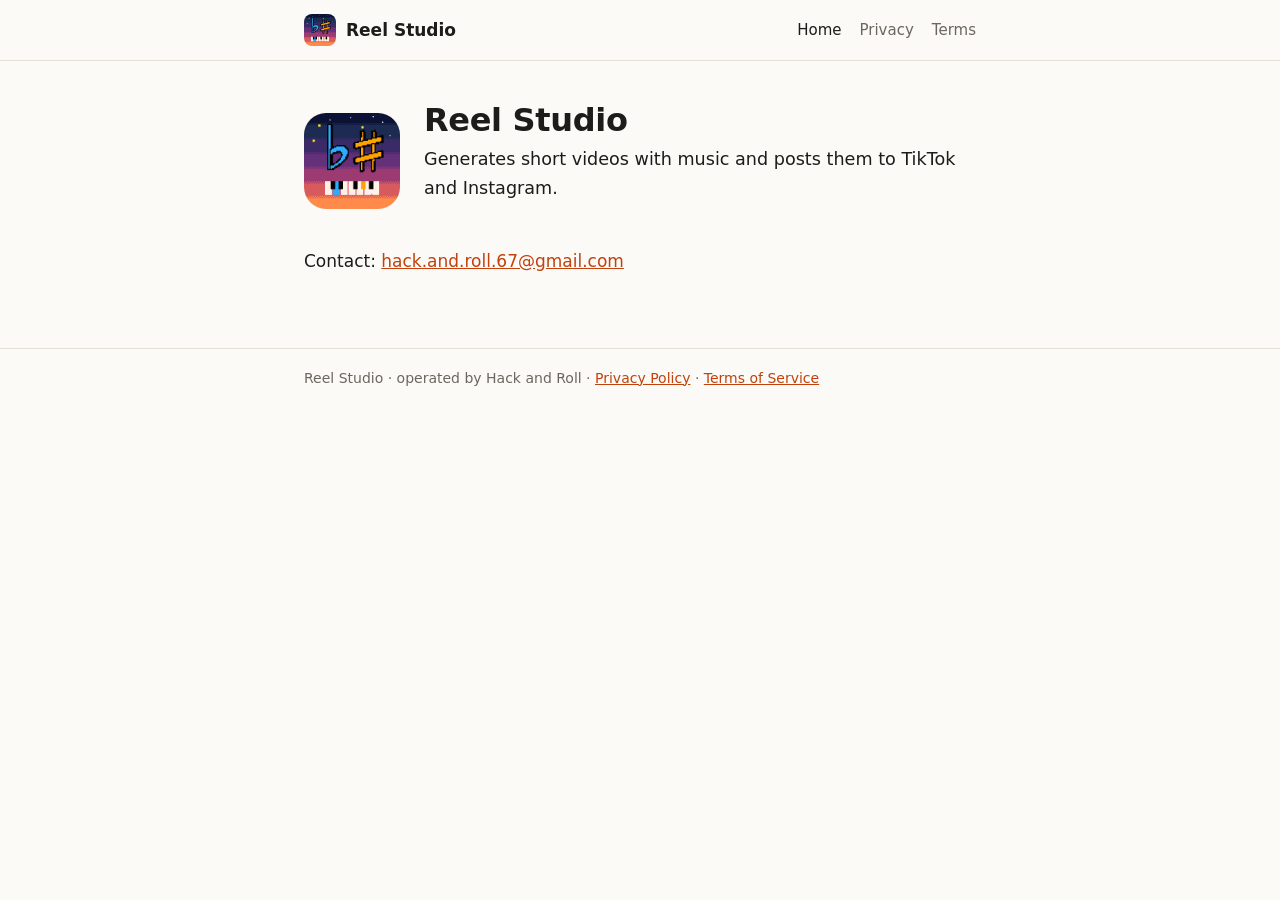
<file: index.html>
<!doctype html>
<html lang="en">
<head>
  <meta charset="utf-8">
  <meta name="viewport" content="width=device-width, initial-scale=1">
  <meta name="robots" content="noindex">
  <title>Reel Studio</title>
  <meta name="description" content="Reel Studio generates short videos with music and posts them to TikTok and Instagram.">
  <link rel="icon" href="/icon.png">
  <link rel="stylesheet" href="/style.css">
</head>
<body>
  <header>
    <div class="wrap">
      <a class="brand" href="/"><img src="/icon.png" alt="">Reel Studio</a>
      <nav>
        <a href="/" aria-current="page">Home</a>
        <a href="/privacy/">Privacy</a>
        <a href="/terms/">Terms</a>
      </nav>
    </div>
  </header>

  <main>
    <div class="wrap">
      <div class="hero">
        <img src="/icon.png" alt="Reel Studio icon">
        <div>
          <h1>Reel Studio</h1>
          <p class="lead">Generates short videos with music and posts them to TikTok and Instagram.</p>
        </div>
      </div>

      <p>Contact: <a href="mailto:hack.and.roll.67@gmail.com">hack.and.roll.67@gmail.com</a></p>
    </div>
  </main>

  <footer>
    <div class="wrap">Reel Studio · operated by Hack and Roll · <a href="/privacy/">Privacy Policy</a> · <a href="/terms/">Terms of Service</a></div>
  </footer>
</body>
</html>
</file>
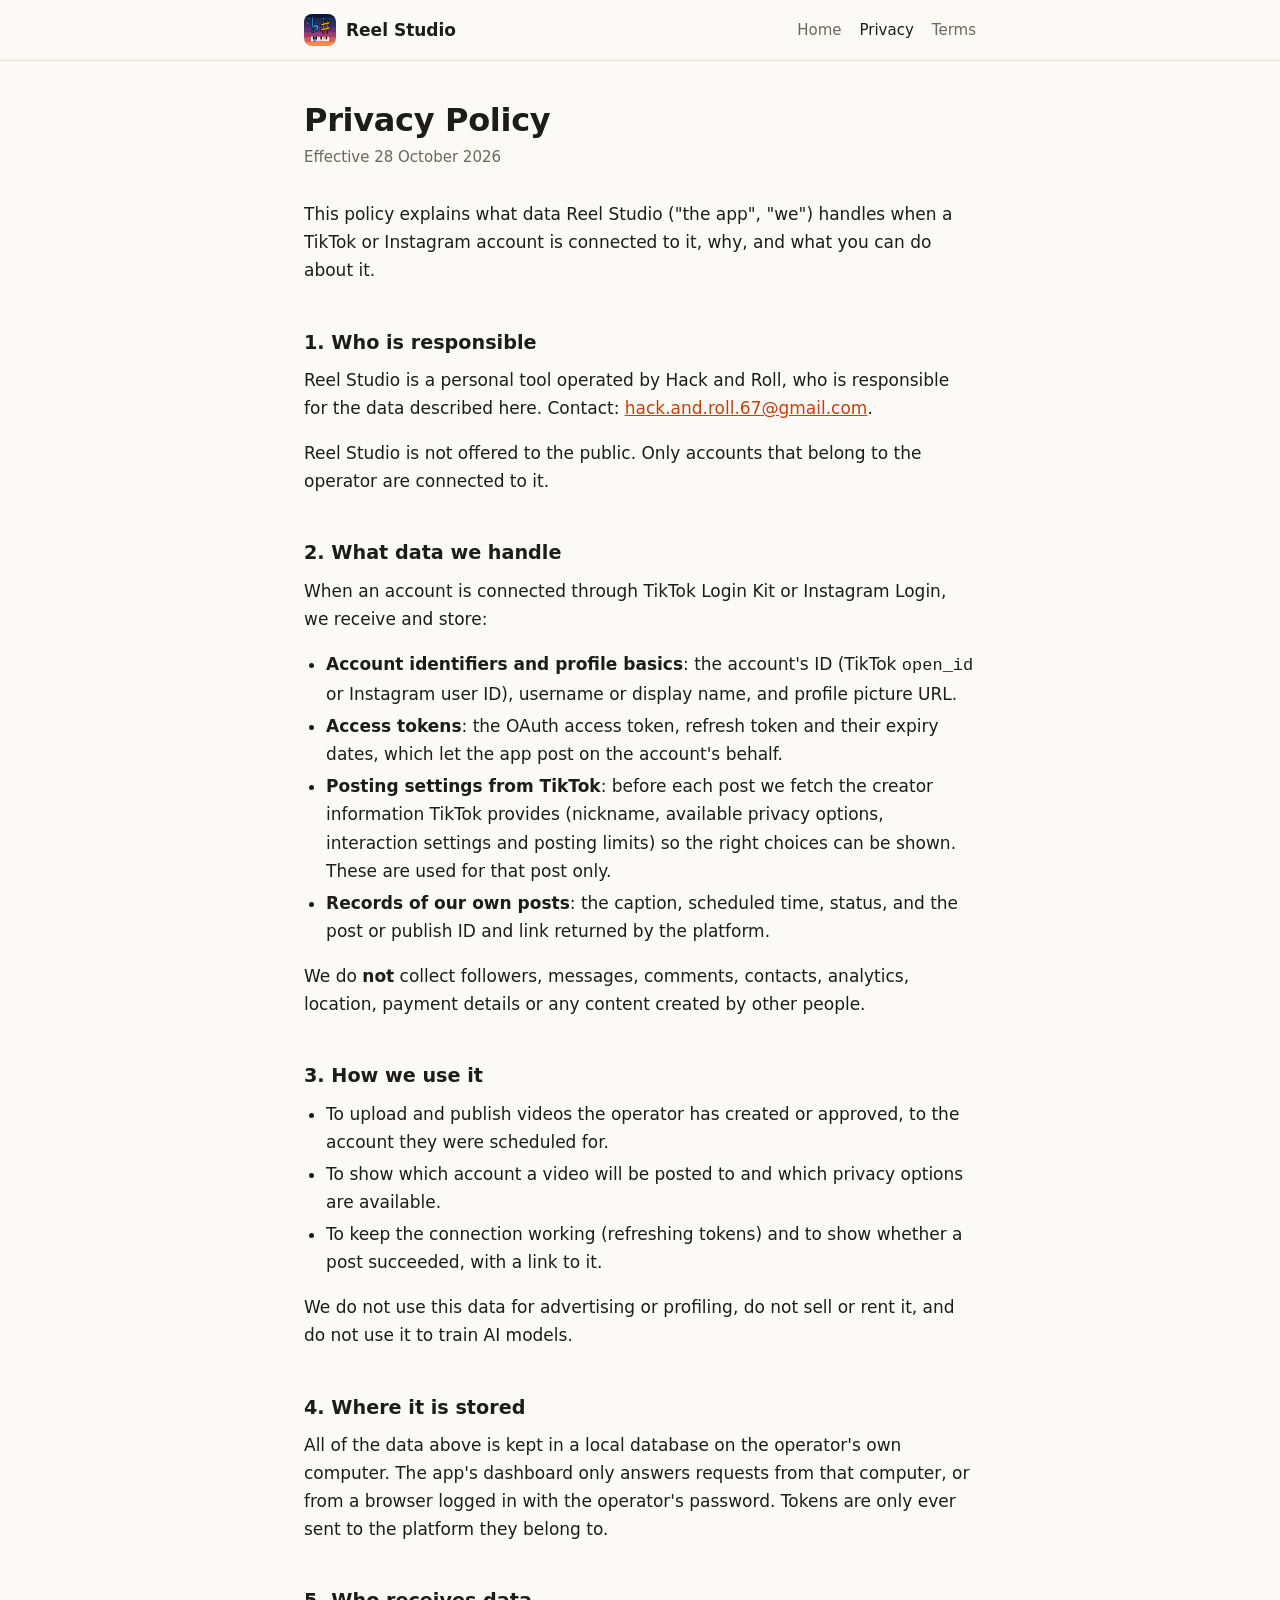
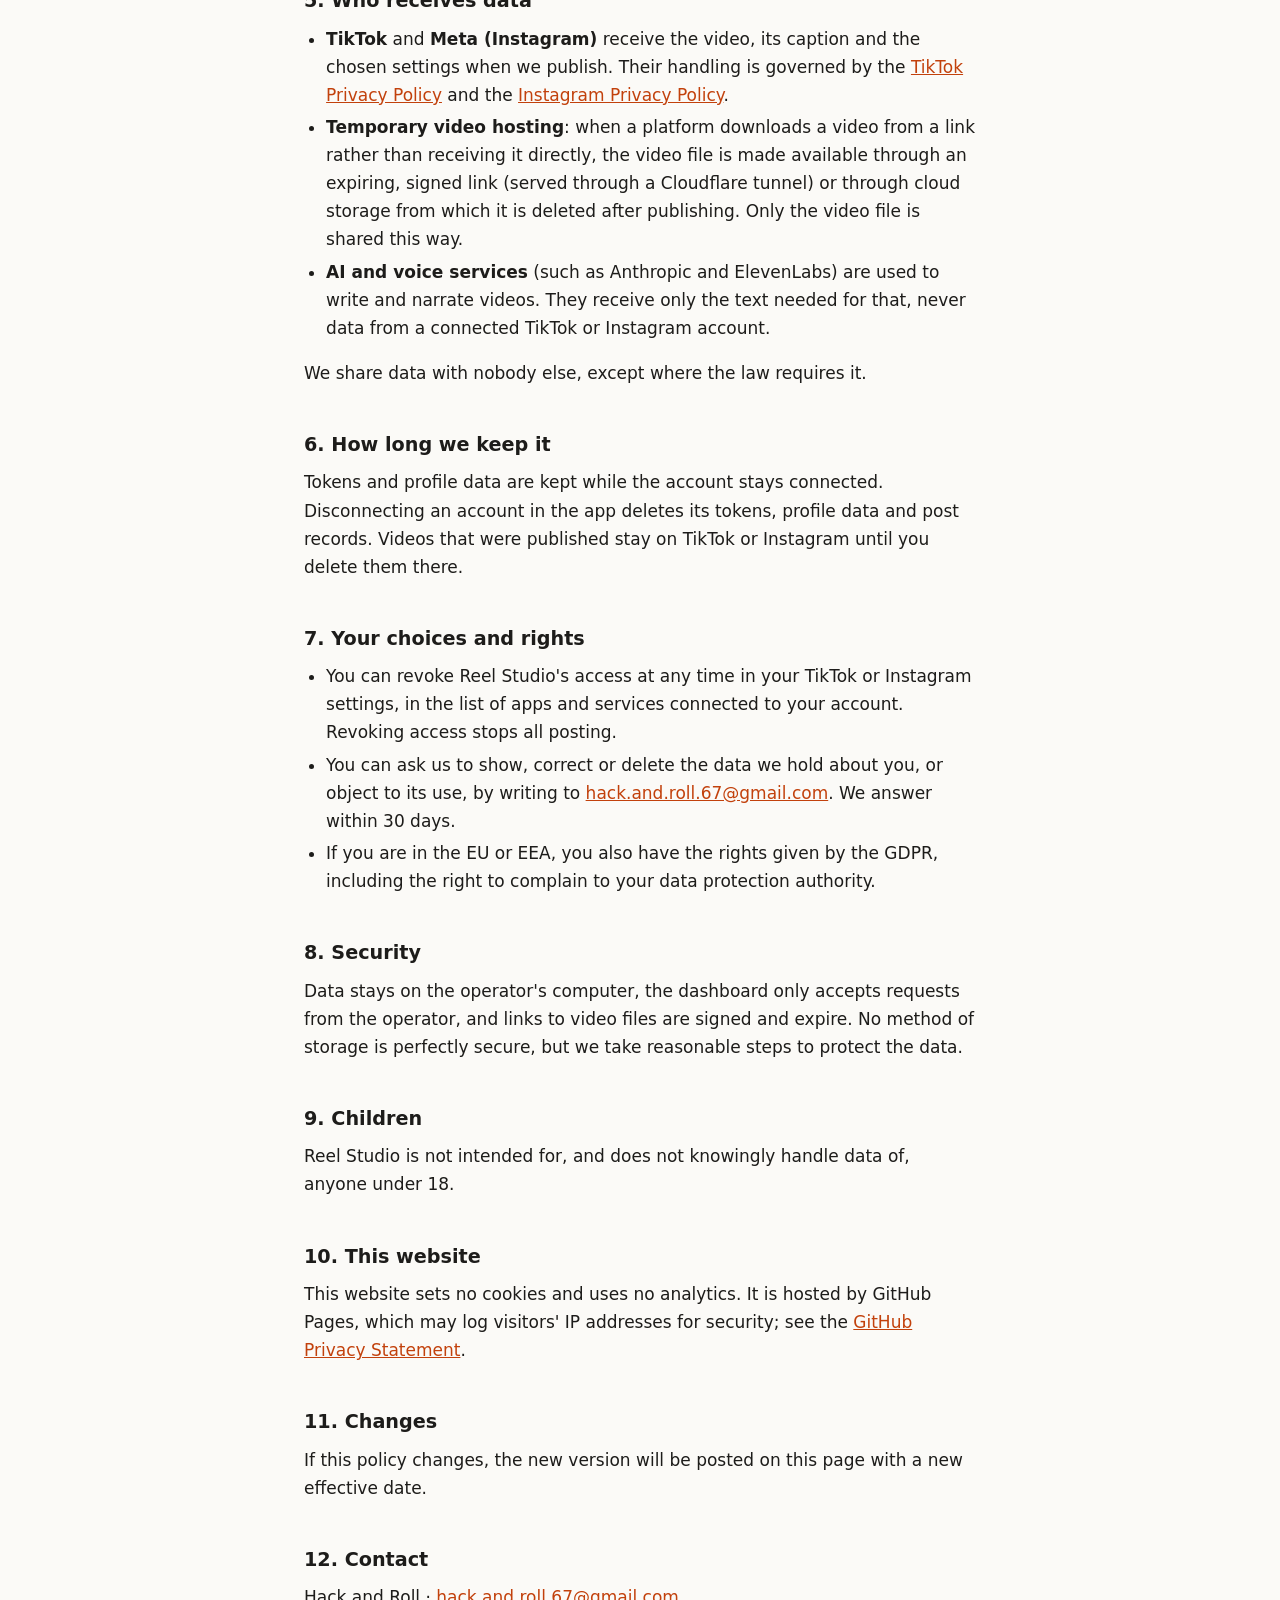
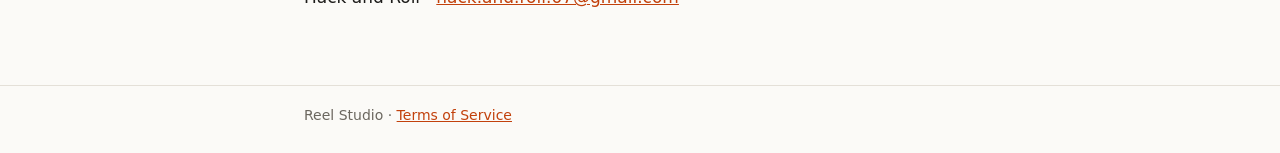
<file: privacy/index.html>
<!doctype html>
<html lang="en">
<head>
  <meta charset="utf-8">
  <meta name="viewport" content="width=device-width, initial-scale=1">
  <meta name="robots" content="noindex">
  <title>Privacy Policy · Reel Studio</title>
  <meta name="description" content="How Reel Studio handles data from connected TikTok and Instagram accounts.">
  <link rel="icon" href="/icon.png">
  <link rel="stylesheet" href="/style.css">
</head>
<body>
  <header>
    <div class="wrap">
      <a class="brand" href="/"><img src="/icon.png" alt="">Reel Studio</a>
      <nav>
        <a href="/">Home</a>
        <a href="/privacy/" aria-current="page">Privacy</a>
        <a href="/terms/">Terms</a>
      </nav>
    </div>
  </header>

  <main>
    <div class="wrap">
      <h1>Privacy Policy</h1>
      <p class="meta">Effective 28 October 2026</p>

      <p>This policy explains what data Reel Studio ("the app", "we") handles when a TikTok or Instagram account is connected to it, why, and what you can do about it.</p>

      <h2>1. Who is responsible</h2>
      <p>Reel Studio is a personal tool operated by Hack and Roll, who is responsible for the data described here. Contact: <a href="mailto:hack.and.roll.67@gmail.com">hack.and.roll.67@gmail.com</a>.</p>
      <p>Reel Studio is not offered to the public. Only accounts that belong to the operator are connected to it.</p>

      <h2>2. What data we handle</h2>
      <p>When an account is connected through TikTok Login Kit or Instagram Login, we receive and store:</p>
      <ul>
        <li><strong>Account identifiers and profile basics</strong>: the account's ID (TikTok <code>open_id</code> or Instagram user ID), username or display name, and profile picture URL.</li>
        <li><strong>Access tokens</strong>: the OAuth access token, refresh token and their expiry dates, which let the app post on the account's behalf.</li>
        <li><strong>Posting settings from TikTok</strong>: before each post we fetch the creator information TikTok provides (nickname, available privacy options, interaction settings and posting limits) so the right choices can be shown. These are used for that post only.</li>
        <li><strong>Records of our own posts</strong>: the caption, scheduled time, status, and the post or publish ID and link returned by the platform.</li>
      </ul>
      <p>We do <strong>not</strong> collect followers, messages, comments, contacts, analytics, location, payment details or any content created by other people.</p>

      <h2>3. How we use it</h2>
      <ul>
        <li>To upload and publish videos the operator has created or approved, to the account they were scheduled for.</li>
        <li>To show which account a video will be posted to and which privacy options are available.</li>
        <li>To keep the connection working (refreshing tokens) and to show whether a post succeeded, with a link to it.</li>
      </ul>
      <p>We do not use this data for advertising or profiling, do not sell or rent it, and do not use it to train AI models.</p>

      <h2>4. Where it is stored</h2>
      <p>All of the data above is kept in a local database on the operator's own computer. The app's dashboard only answers requests from that computer, or from a browser logged in with the operator's password. Tokens are only ever sent to the platform they belong to.</p>

      <h2>5. Who receives data</h2>
      <ul>
        <li><strong>TikTok</strong> and <strong>Meta (Instagram)</strong> receive the video, its caption and the chosen settings when we publish. Their handling is governed by the <a href="https://www.tiktok.com/legal/privacy-policy">TikTok Privacy Policy</a> and the <a href="https://privacycenter.instagram.com/policy">Instagram Privacy Policy</a>.</li>
        <li><strong>Temporary video hosting</strong>: when a platform downloads a video from a link rather than receiving it directly, the video file is made available through an expiring, signed link (served through a Cloudflare tunnel) or through cloud storage from which it is deleted after publishing. Only the video file is shared this way.</li>
        <li><strong>AI and voice services</strong> (such as Anthropic and ElevenLabs) are used to write and narrate videos. They receive only the text needed for that, never data from a connected TikTok or Instagram account.</li>
      </ul>
      <p>We share data with nobody else, except where the law requires it.</p>

      <h2>6. How long we keep it</h2>
      <p>Tokens and profile data are kept while the account stays connected. Disconnecting an account in the app deletes its tokens, profile data and post records. Videos that were published stay on TikTok or Instagram until you delete them there.</p>

      <h2>7. Your choices and rights</h2>
      <ul>
        <li>You can revoke Reel Studio's access at any time in your TikTok or Instagram settings, in the list of apps and services connected to your account. Revoking access stops all posting.</li>
        <li>You can ask us to show, correct or delete the data we hold about you, or object to its use, by writing to <a href="mailto:hack.and.roll.67@gmail.com">hack.and.roll.67@gmail.com</a>. We answer within 30 days.</li>
        <li>If you are in the EU or EEA, you also have the rights given by the GDPR, including the right to complain to your data protection authority.</li>
      </ul>

      <h2>8. Security</h2>
      <p>Data stays on the operator's computer, the dashboard only accepts requests from the operator, and links to video files are signed and expire. No method of storage is perfectly secure, but we take reasonable steps to protect the data.</p>

      <h2>9. Children</h2>
      <p>Reel Studio is not intended for, and does not knowingly handle data of, anyone under 18.</p>

      <h2>10. This website</h2>
      <p>This website sets no cookies and uses no analytics. It is hosted by GitHub Pages, which may log visitors' IP addresses for security; see the <a href="https://docs.github.com/en/site-policy/privacy-policies/github-general-privacy-statement">GitHub Privacy Statement</a>.</p>

      <h2>11. Changes</h2>
      <p>If this policy changes, the new version will be posted on this page with a new effective date.</p>

      <h2>12. Contact</h2>
      <p>Hack and Roll · <a href="mailto:hack.and.roll.67@gmail.com">hack.and.roll.67@gmail.com</a></p>
    </div>
  </main>

  <footer>
    <div class="wrap">Reel Studio · <a href="/terms/">Terms of Service</a></div>
  </footer>
</body>
</html>
</file>
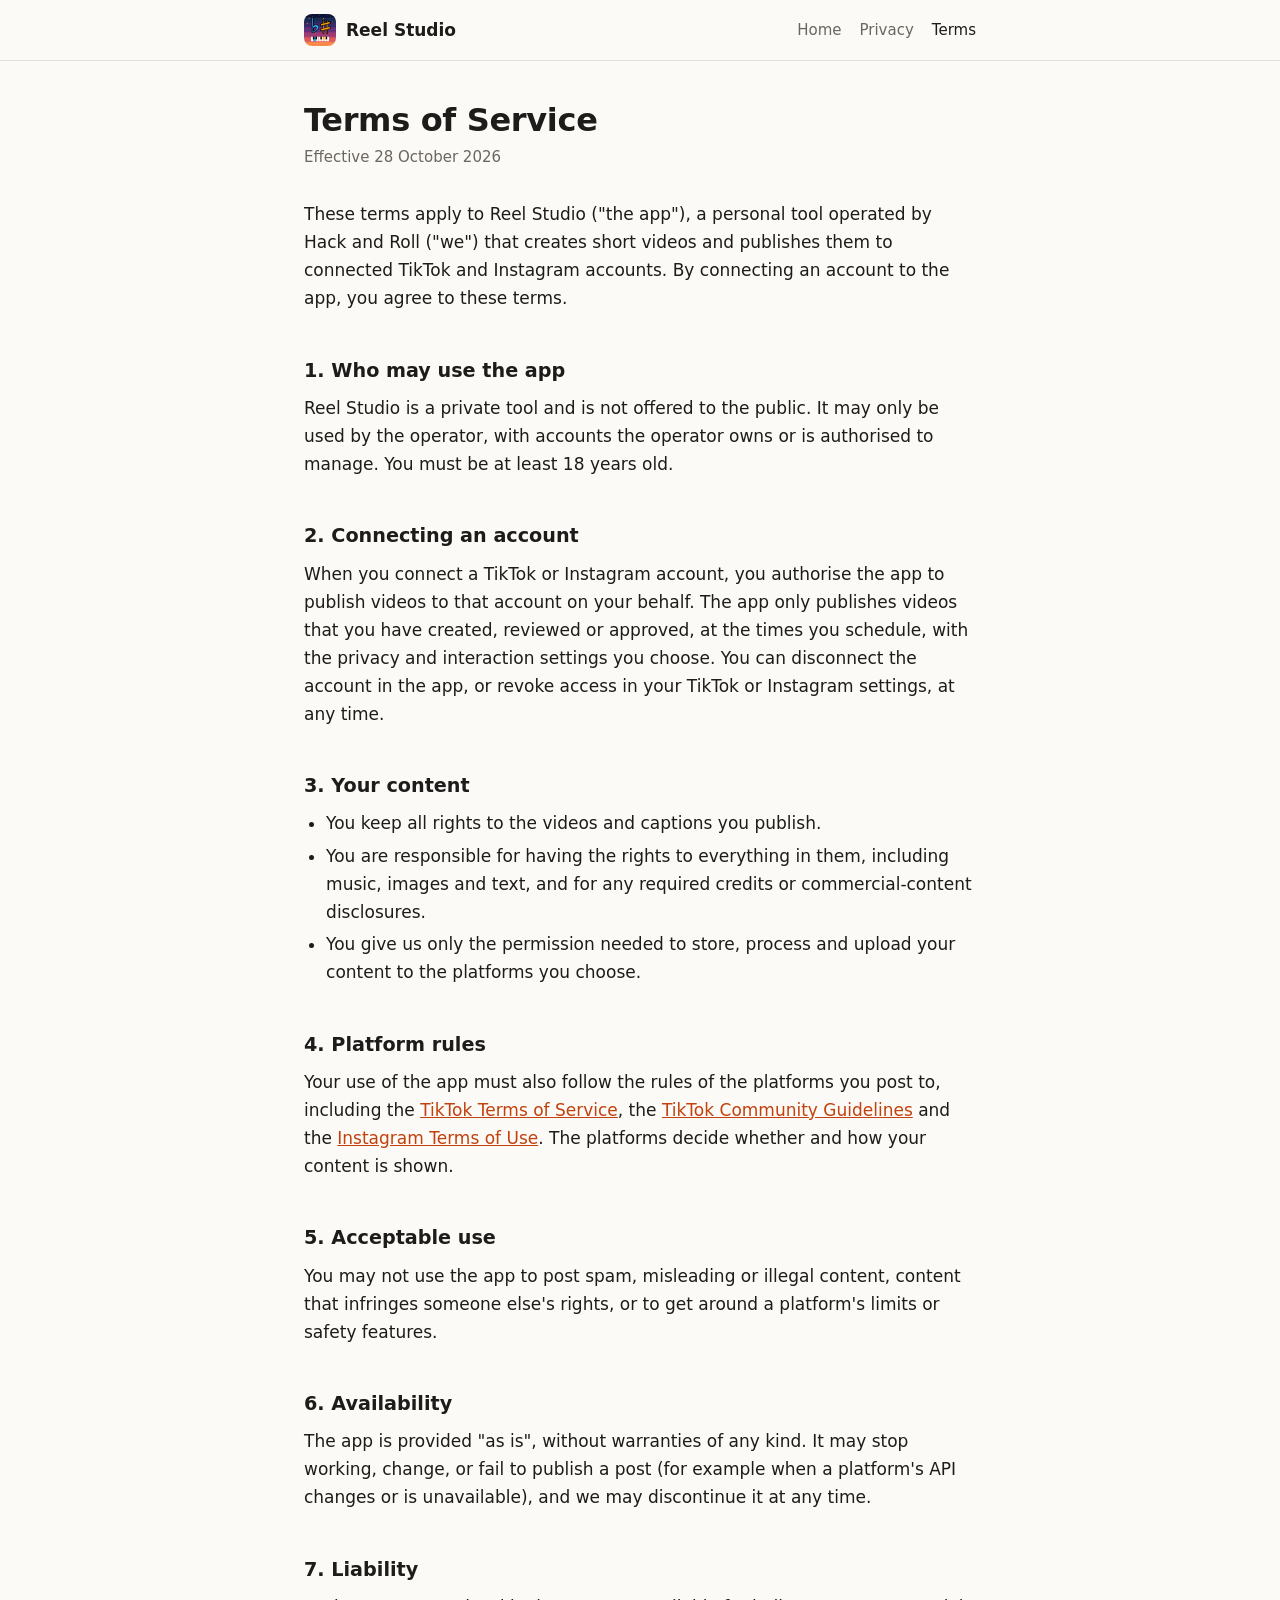
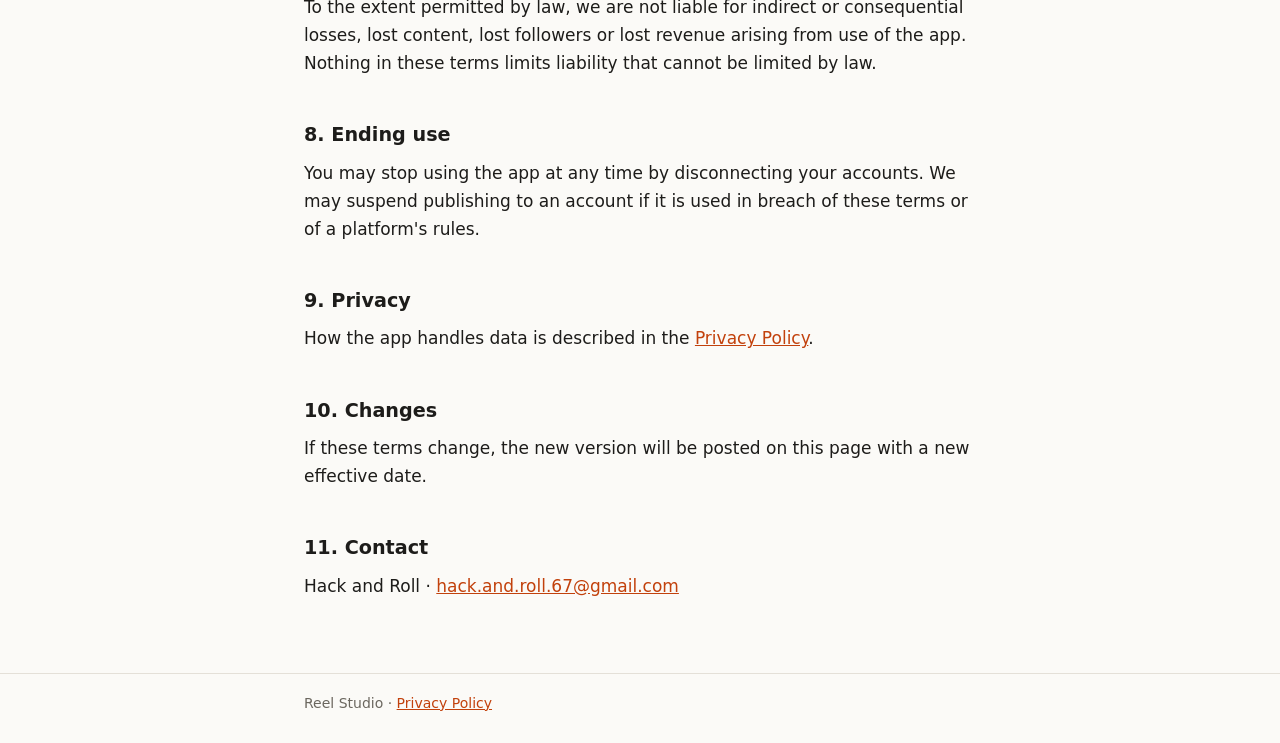
<file: terms/index.html>
<!doctype html>
<html lang="en">
<head>
  <meta charset="utf-8">
  <meta name="viewport" content="width=device-width, initial-scale=1">
  <meta name="robots" content="noindex">
  <title>Terms of Service · Reel Studio</title>
  <meta name="description" content="Terms for using Reel Studio with TikTok and Instagram accounts.">
  <link rel="icon" href="/icon.png">
  <link rel="stylesheet" href="/style.css">
</head>
<body>
  <header>
    <div class="wrap">
      <a class="brand" href="/"><img src="/icon.png" alt="">Reel Studio</a>
      <nav>
        <a href="/">Home</a>
        <a href="/privacy/">Privacy</a>
        <a href="/terms/" aria-current="page">Terms</a>
      </nav>
    </div>
  </header>

  <main>
    <div class="wrap">
      <h1>Terms of Service</h1>
      <p class="meta">Effective 28 October 2026</p>

      <p>These terms apply to Reel Studio ("the app"), a personal tool operated by Hack and Roll ("we") that creates short videos and publishes them to connected TikTok and Instagram accounts. By connecting an account to the app, you agree to these terms.</p>

      <h2>1. Who may use the app</h2>
      <p>Reel Studio is a private tool and is not offered to the public. It may only be used by the operator, with accounts the operator owns or is authorised to manage. You must be at least 18 years old.</p>

      <h2>2. Connecting an account</h2>
      <p>When you connect a TikTok or Instagram account, you authorise the app to publish videos to that account on your behalf. The app only publishes videos that you have created, reviewed or approved, at the times you schedule, with the privacy and interaction settings you choose. You can disconnect the account in the app, or revoke access in your TikTok or Instagram settings, at any time.</p>

      <h2>3. Your content</h2>
      <ul>
        <li>You keep all rights to the videos and captions you publish.</li>
        <li>You are responsible for having the rights to everything in them, including music, images and text, and for any required credits or commercial-content disclosures.</li>
        <li>You give us only the permission needed to store, process and upload your content to the platforms you choose.</li>
      </ul>

      <h2>4. Platform rules</h2>
      <p>Your use of the app must also follow the rules of the platforms you post to, including the <a href="https://www.tiktok.com/legal/terms-of-service">TikTok Terms of Service</a>, the <a href="https://www.tiktok.com/community-guidelines">TikTok Community Guidelines</a> and the <a href="https://help.instagram.com/581066165581870">Instagram Terms of Use</a>. The platforms decide whether and how your content is shown.</p>

      <h2>5. Acceptable use</h2>
      <p>You may not use the app to post spam, misleading or illegal content, content that infringes someone else's rights, or to get around a platform's limits or safety features.</p>

      <h2>6. Availability</h2>
      <p>The app is provided "as is", without warranties of any kind. It may stop working, change, or fail to publish a post (for example when a platform's API changes or is unavailable), and we may discontinue it at any time.</p>

      <h2>7. Liability</h2>
      <p>To the extent permitted by law, we are not liable for indirect or consequential losses, lost content, lost followers or lost revenue arising from use of the app. Nothing in these terms limits liability that cannot be limited by law.</p>

      <h2>8. Ending use</h2>
      <p>You may stop using the app at any time by disconnecting your accounts. We may suspend publishing to an account if it is used in breach of these terms or of a platform's rules.</p>

      <h2>9. Privacy</h2>
      <p>How the app handles data is described in the <a href="/privacy/">Privacy Policy</a>.</p>

      <h2>10. Changes</h2>
      <p>If these terms change, the new version will be posted on this page with a new effective date.</p>

      <h2>11. Contact</h2>
      <p>Hack and Roll · <a href="mailto:hack.and.roll.67@gmail.com">hack.and.roll.67@gmail.com</a></p>
    </div>
  </main>

  <footer>
    <div class="wrap">Reel Studio · <a href="/privacy/">Privacy Policy</a></div>
  </footer>
</body>
</html>
</file>
<file: style.css>
:root {
  --bg: #fbfaf7;
  --fg: #1d1c1a;
  --muted: #6b675f;
  --line: #e4e0d8;
  --accent: #c2410c;
}
@media (prefers-color-scheme: dark) {
  :root {
    --bg: #141312;
    --fg: #ece9e3;
    --muted: #a09b91;
    --line: #2e2c29;
    --accent: #fb923c;
  }
}

* { box-sizing: border-box; }

html { -webkit-text-size-adjust: 100%; }

body {
  margin: 0;
  background: var(--bg);
  color: var(--fg);
  font: 17px/1.65 system-ui, -apple-system, "Segoe UI", Roboto, "Helvetica Neue", Arial, sans-serif;
}

.wrap { max-width: 44rem; margin: 0 auto; padding: 0 16px; }

header { border-bottom: 1px solid var(--line); }
header .wrap { display: flex; align-items: center; justify-content: space-between; gap: 16px; padding-top: 14px; padding-bottom: 14px; flex-wrap: wrap; }
.brand { display: flex; align-items: center; gap: 10px; font-weight: 650; color: var(--fg); text-decoration: none; }
.brand img { width: 32px; height: 32px; border-radius: 8px; }
nav { display: flex; gap: 18px; font-size: 15px; }
nav a { color: var(--muted); text-decoration: none; }
nav a:hover, nav a[aria-current="page"] { color: var(--fg); }

main { padding: 40px 0 56px; }
h1 { font-size: 2rem; line-height: 1.2; margin: 0 0 6px; letter-spacing: -0.01em; }
h2 { font-size: 1.2rem; margin: 2.2em 0 0.4em; }
p, ul { margin: 0 0 1em; }
ul { padding-left: 1.3em; }
li { margin: 0.25em 0; }
a { color: var(--accent); }
.meta { color: var(--muted); font-size: 15px; margin-bottom: 2em; }
.lead { font-size: 1.1rem; }

.hero { display: flex; gap: 24px; align-items: center; margin-bottom: 1.5em; }
.hero img { width: 96px; height: 96px; border-radius: 22px; flex: none; }
@media (max-width: 480px) { .hero { flex-direction: column; align-items: flex-start; } }

footer { border-top: 1px solid var(--line); color: var(--muted); font-size: 14px; }
footer .wrap { padding-top: 18px; padding-bottom: 28px; }
</file>
